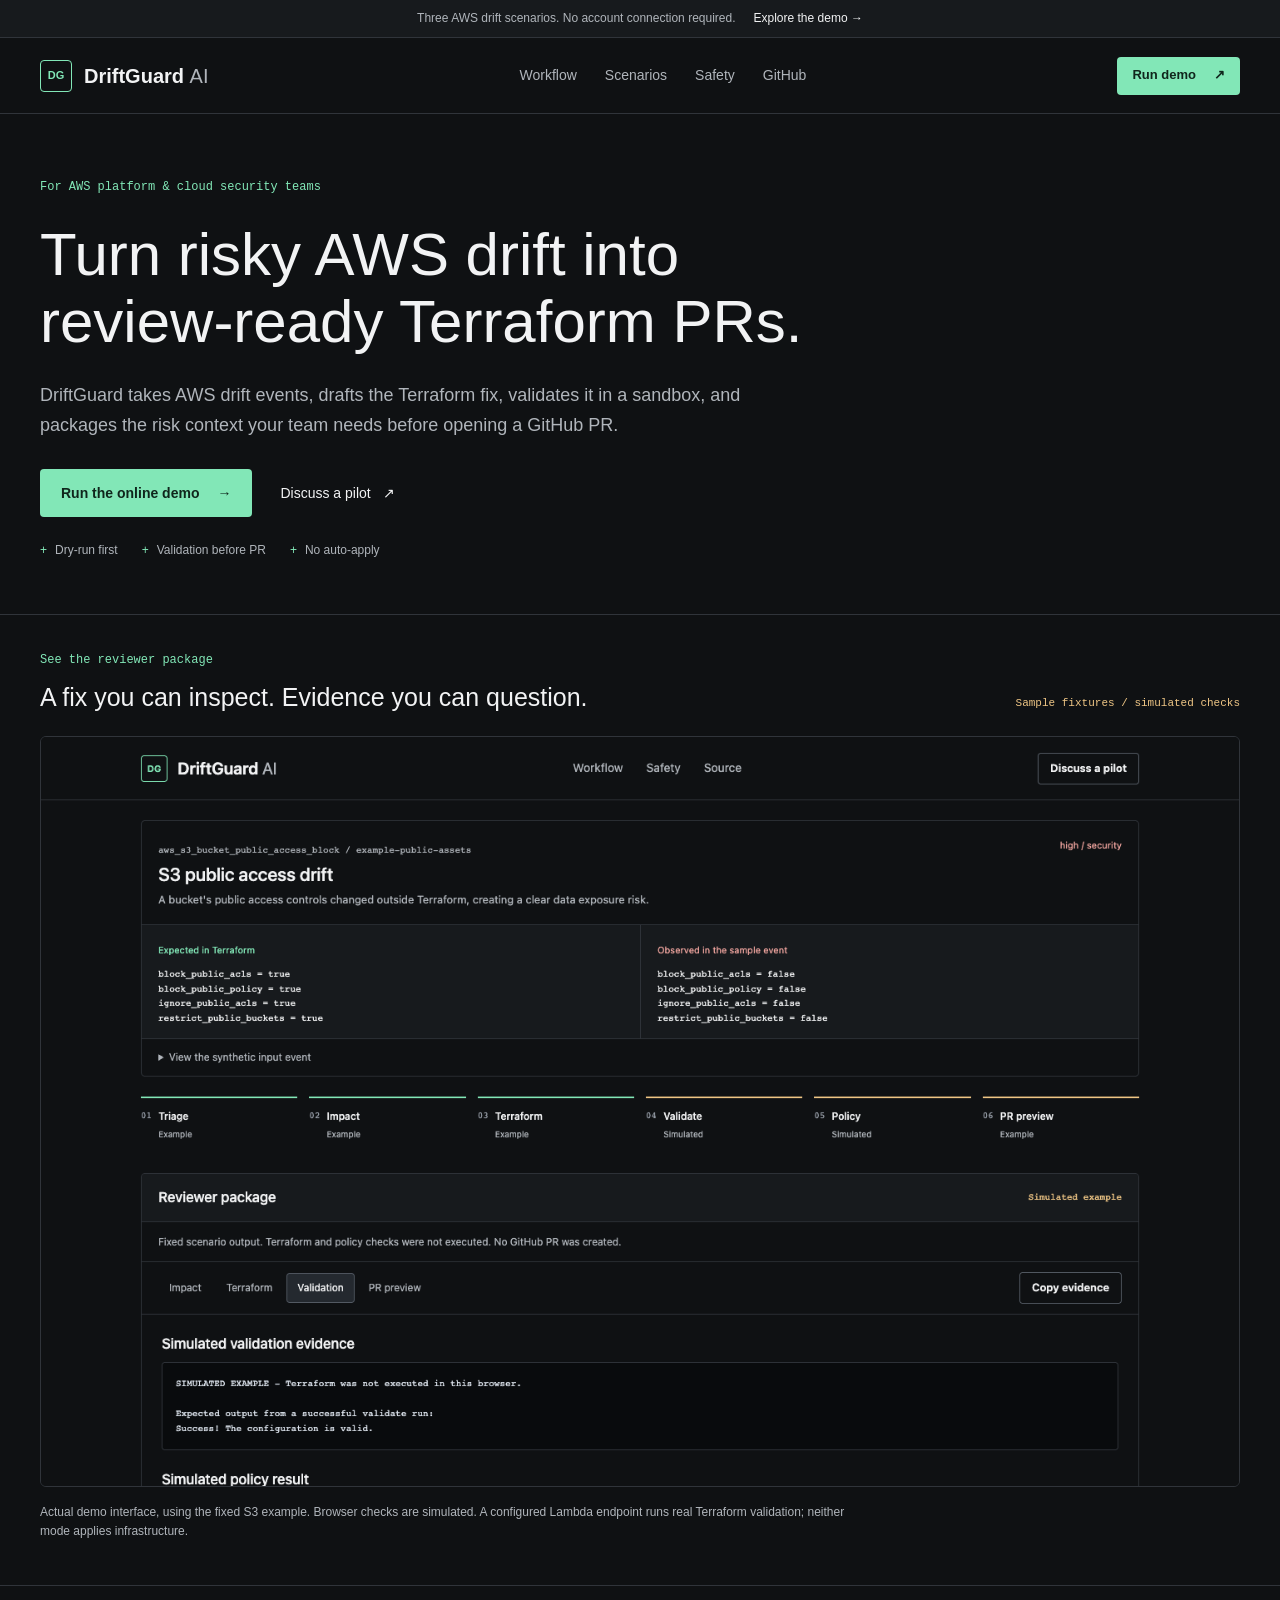
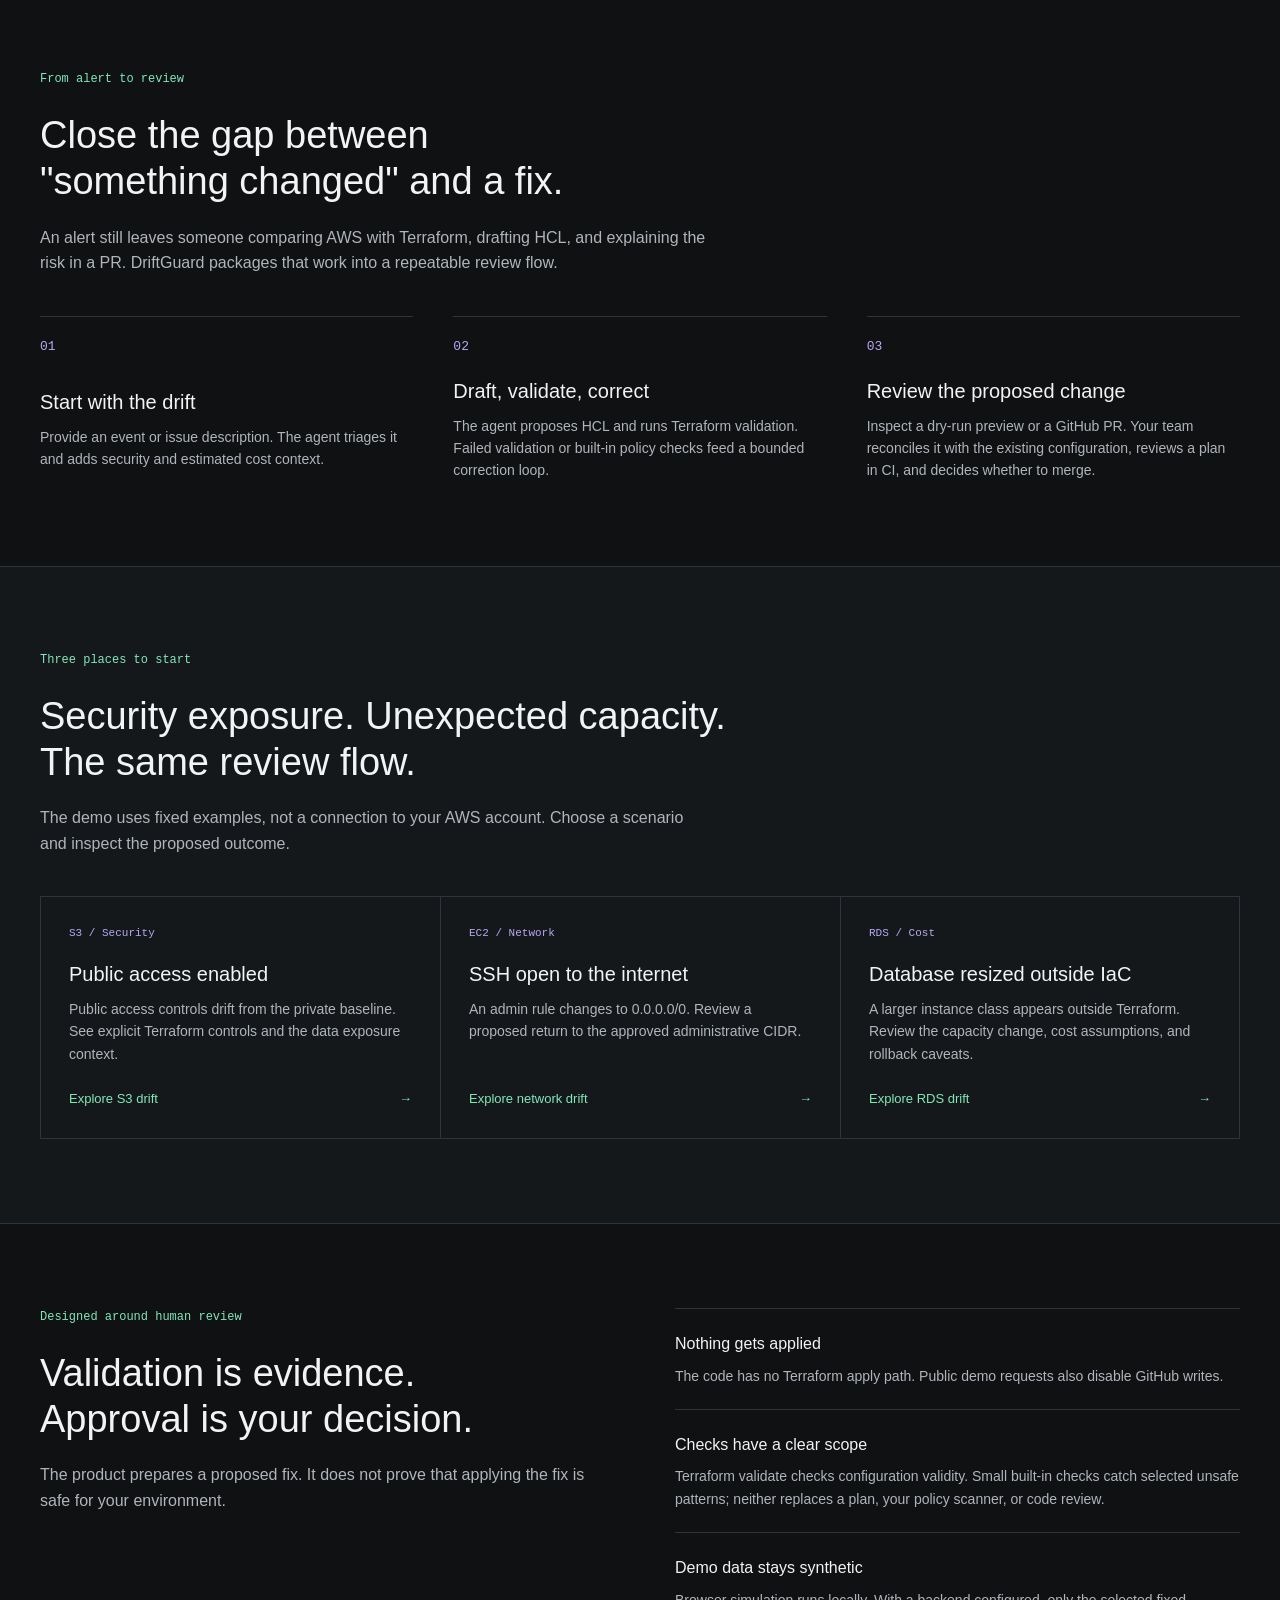
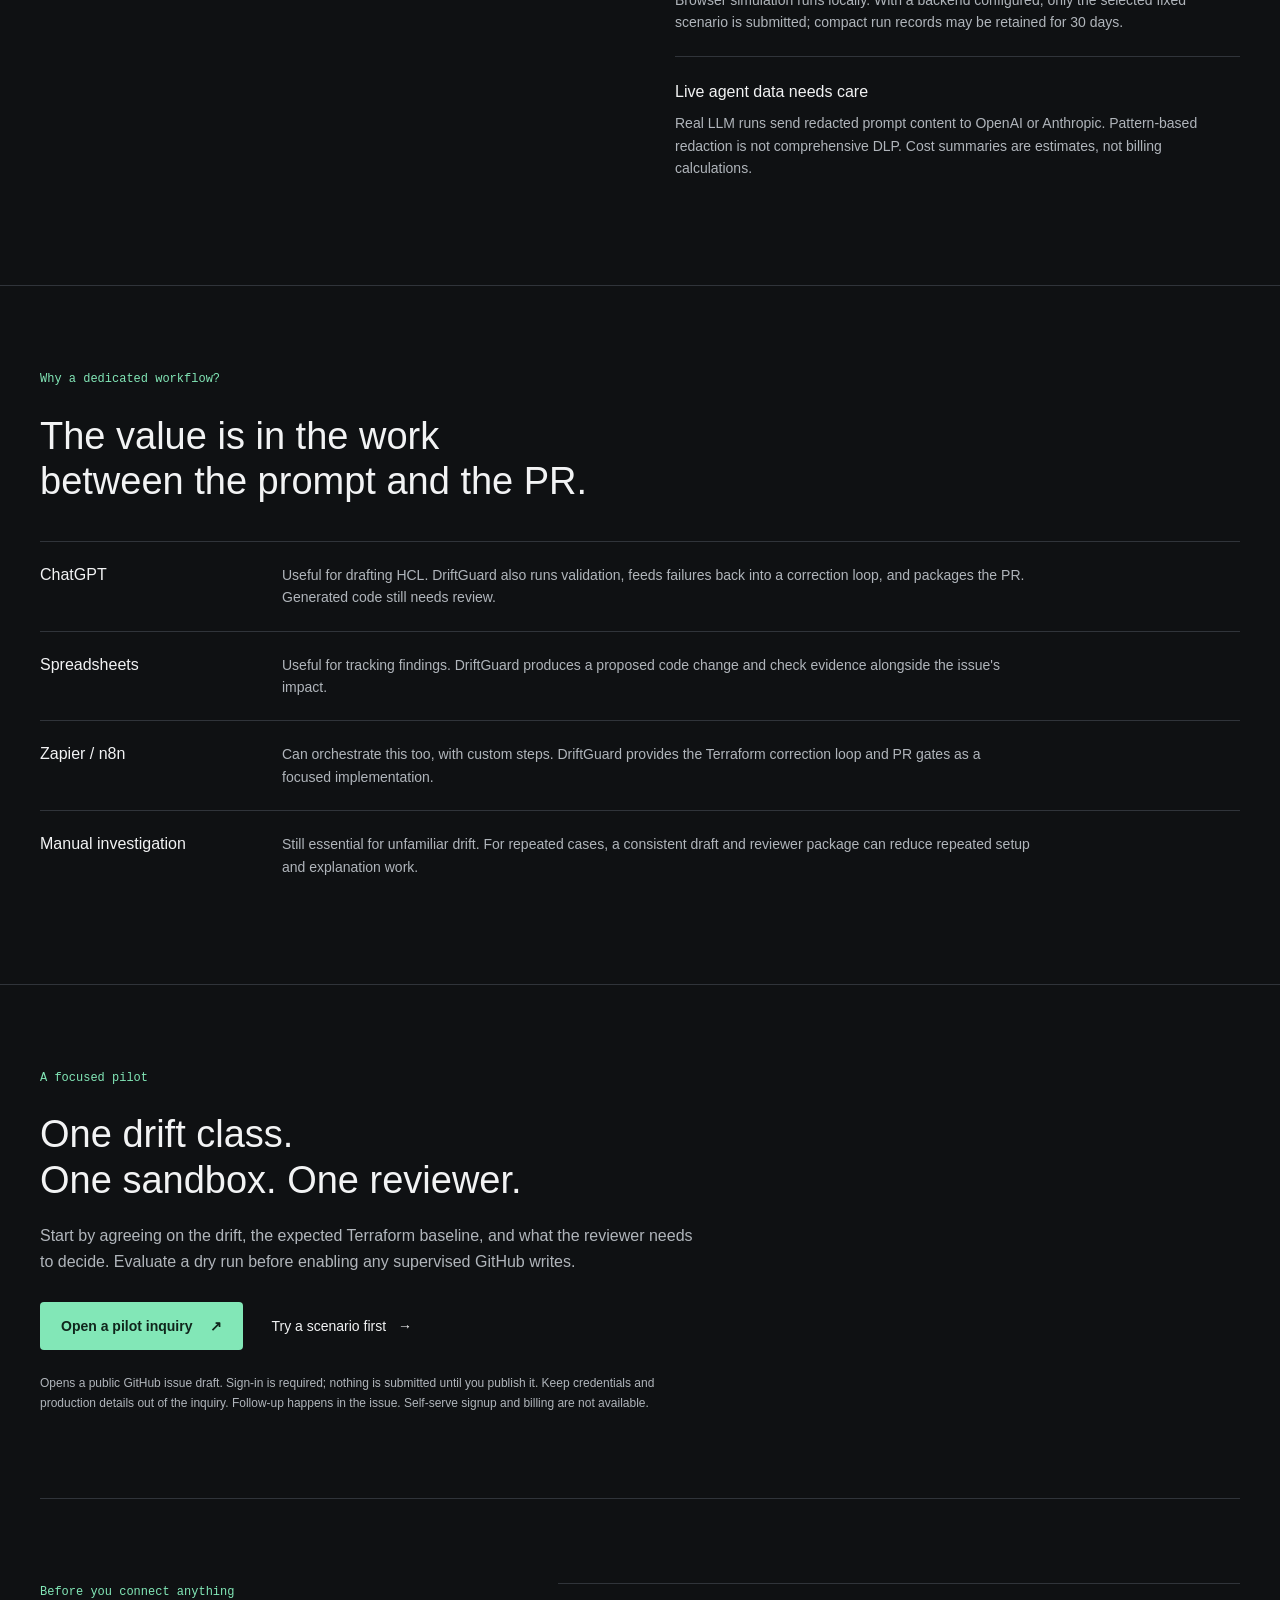
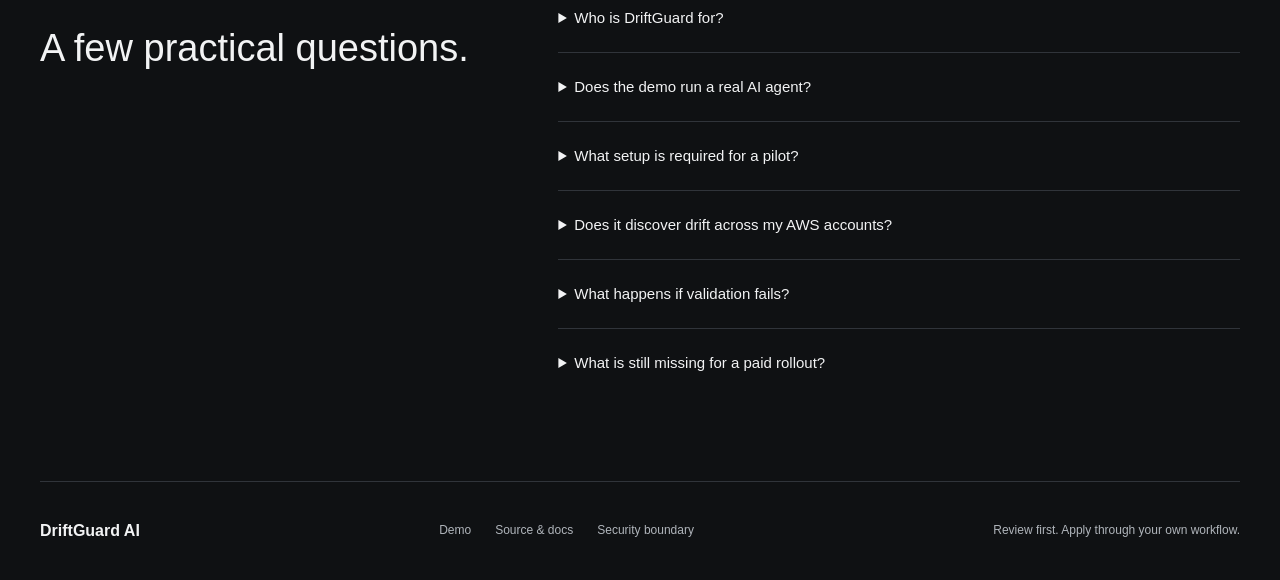
<file: site/index.html>
<!doctype html>
<html lang="en">
  <head>
    <meta charset="utf-8" />
    <meta name="viewport" content="width=device-width, initial-scale=1" />
    <title>DriftGuard AI | Review-ready Terraform fixes for AWS drift</title>
    <meta name="description" content="For AWS platform and cloud security teams: turn drift events into Terraform fixes, validation evidence, and GitHub PR previews. Your team stays in control." />
    <link rel="icon" href="./assets/favicon.svg" />
    <link rel="stylesheet" href="./styles.css" />
    <script src="./scenarios.js" defer></script>
    <script src="./demo-core.js" defer></script>
    <script src="./scripts.js" defer></script>
  </head>
  <body class="landing-page">
    <a class="skip-link" href="#main">Skip to content</a>
    <div class="announcement"><span>Three AWS drift scenarios. No account connection required.</span><a href="./demo.html">Explore the demo <span aria-hidden="true">&#8594;</span></a></div>
    <header class="site-header">
      <a class="brand" href="./index.html" aria-label="DriftGuard AI home"><span class="brand-mark" aria-hidden="true">DG</span><span>DriftGuard <span class="brand-ai">AI</span></span></a>
      <nav class="nav-links" aria-label="Primary navigation"><a href="#workflow">Workflow</a><a href="#scenarios">Scenarios</a><a href="#trust">Safety</a><a href="https://github.com/manynames3/driftguard-ai">GitHub</a></nav>
      <a class="button small primary" href="./demo.html">Run demo <span aria-hidden="true">&#8599;</span></a>
    </header>

    <main id="main">
      <section class="hero" aria-labelledby="hero-heading">
        <div class="page-width">
          <p class="eyebrow">For AWS platform &amp; cloud security teams</p>
          <h1 id="hero-heading">Turn risky AWS drift into<br class="desktop-break" /> review-ready Terraform PRs.</h1>
          <p class="hero-copy">DriftGuard takes AWS drift events, drafts the Terraform fix, validates it in a sandbox, and packages the risk context your team needs before opening a GitHub PR.</p>
          <div class="hero-actions"><a class="button primary" href="./demo.html">Run the online demo <span aria-hidden="true">&#8594;</span></a><a class="text-link" href="#access">Discuss a pilot <span aria-hidden="true">&#8599;</span></a></div>
          <ul class="assurances" aria-label="Safety boundaries"><li>Dry-run first</li><li>Validation before PR</li><li>No auto-apply</li></ul>
        </div>
      </section>

      <section id="proof" class="product-evidence" aria-labelledby="proof-heading">
        <div class="page-width">
          <div class="evidence-heading"><div><p class="eyebrow">See the reviewer package</p><h2 id="proof-heading">A fix you can inspect. Evidence you can question.</h2></div><span class="mode-label">Sample fixtures / simulated checks</span></div>
          <a class="product-screenshot" href="./demo.html?scenario=s3" aria-label="Open the S3 drift demo"><img src="./assets/demo-evidence.png" width="1440" height="900" fetchpriority="high" alt="DriftGuard demo showing the expected and observed S3 drift controls with explicitly simulated validation evidence." /></a>
          <p class="caption">Actual demo interface, using the fixed S3 example. Browser checks are simulated. A configured Lambda endpoint runs real Terraform validation; neither mode applies infrastructure.</p>
        </div>
      </section>

      <section id="workflow" class="section page-width" aria-labelledby="workflow-heading">
        <div class="section-intro"><p class="eyebrow">From alert to review</p><h2 id="workflow-heading">Close the gap between<br />"something changed" and a fix.</h2><p>An alert still leaves someone comparing AWS with Terraform, drafting HCL, and explaining the risk in a PR. DriftGuard packages that work into a repeatable review flow.</p></div>
        <ol class="workflow-list">
          <li><span class="step-number">01</span><div><h3>Start with the drift</h3><p>Provide an event or issue description. The agent triages it and adds security and estimated cost context.</p></div></li>
          <li><span class="step-number">02</span><div><h3>Draft, validate, correct</h3><p>The agent proposes HCL and runs Terraform validation. Failed validation or built-in policy checks feed a bounded correction loop.</p></div></li>
          <li><span class="step-number">03</span><div><h3>Review the proposed change</h3><p>Inspect a dry-run preview or a GitHub PR. Your team reconciles it with the existing configuration, reviews a plan in CI, and decides whether to merge.</p></div></li>
        </ol>
      </section>

      <section id="scenarios" class="section scenario-section" aria-labelledby="scenarios-heading">
        <div class="page-width"><div class="section-intro"><p class="eyebrow">Three places to start</p><h2 id="scenarios-heading">Security exposure. Unexpected capacity. The same review flow.</h2><p>The demo uses fixed examples, not a connection to your AWS account. Choose a scenario and inspect the proposed outcome.</p></div>
          <div class="scenario-grid">
            <a class="scenario-item" href="./demo.html?scenario=s3"><span class="scenario-type">S3 / Security</span><h3>Public access enabled</h3><p>Public access controls drift from the private baseline. See explicit Terraform controls and the data exposure context.</p><span class="scenario-link">Explore S3 drift <span aria-hidden="true">&#8594;</span></span></a>
            <a class="scenario-item" href="./demo.html?scenario=security-group"><span class="scenario-type">EC2 / Network</span><h3>SSH open to the internet</h3><p>An admin rule changes to 0.0.0.0/0. Review a proposed return to the approved administrative CIDR.</p><span class="scenario-link">Explore network drift <span aria-hidden="true">&#8594;</span></span></a>
            <a class="scenario-item" href="./demo.html?scenario=rds"><span class="scenario-type">RDS / Cost</span><h3>Database resized outside IaC</h3><p>A larger instance class appears outside Terraform. Review the capacity change, cost assumptions, and rollback caveats.</p><span class="scenario-link">Explore RDS drift <span aria-hidden="true">&#8594;</span></span></a>
          </div>
        </div>
      </section>

      <section id="trust" class="section page-width trust-section" aria-labelledby="trust-heading">
        <div class="section-intro"><p class="eyebrow">Designed around human review</p><h2 id="trust-heading">Validation is evidence.<br />Approval is your decision.</h2><p>The product prepares a proposed fix. It does not prove that applying the fix is safe for your environment.</p></div>
        <dl class="trust-list">
          <div><dt>Nothing gets applied</dt><dd>The code has no Terraform apply path. Public demo requests also disable GitHub writes.</dd></div>
          <div><dt>Checks have a clear scope</dt><dd>Terraform validate checks configuration validity. Small built-in checks catch selected unsafe patterns; neither replaces a plan, your policy scanner, or code review.</dd></div>
          <div><dt>Demo data stays synthetic</dt><dd>Browser simulation runs locally. With a backend configured, only the selected fixed scenario is submitted; compact run records may be retained for 30 days.</dd></div>
          <div><dt>Live agent data needs care</dt><dd>Real LLM runs send redacted prompt content to OpenAI or Anthropic. Pattern-based redaction is not comprehensive DLP. Cost summaries are estimates, not billing calculations.</dd></div>
        </dl>
      </section>

      <section class="section comparison-section" aria-labelledby="comparison-heading"><div class="page-width">
        <div class="section-intro"><p class="eyebrow">Why a dedicated workflow?</p><h2 id="comparison-heading">The value is in the work<br />between the prompt and the PR.</h2></div>
        <div class="comparison-list">
          <div><h3>ChatGPT</h3><p>Useful for drafting HCL. DriftGuard also runs validation, feeds failures back into a correction loop, and packages the PR. Generated code still needs review.</p></div>
          <div><h3>Spreadsheets</h3><p>Useful for tracking findings. DriftGuard produces a proposed code change and check evidence alongside the issue's impact.</p></div>
          <div><h3>Zapier / n8n</h3><p>Can orchestrate this too, with custom steps. DriftGuard provides the Terraform correction loop and PR gates as a focused implementation.</p></div>
          <div><h3>Manual investigation</h3><p>Still essential for unfamiliar drift. For repeated cases, a consistent draft and reviewer package can reduce repeated setup and explanation work.</p></div>
        </div>
      </div></section>

      <section id="access" class="section page-width access-section" aria-labelledby="access-heading">
        <p class="eyebrow">A focused pilot</p><h2 id="access-heading">One drift class.<br />One sandbox. One reviewer.</h2><p>Start by agreeing on the drift, the expected Terraform baseline, and what the reviewer needs to decide. Evaluate a dry run before enabling any supervised GitHub writes.</p>
        <div class="access-actions"><a class="button primary" data-pilot-link href="https://github.com/manynames3/driftguard-ai/issues/new?title=Pilot%20inquiry">Open a pilot inquiry <span aria-hidden="true">&#8599;</span></a><a class="text-link" href="./demo.html">Try a scenario first <span aria-hidden="true">&#8594;</span></a></div>
        <p class="form-note">Opens a public GitHub issue draft. Sign-in is required; nothing is submitted until you publish it. Keep credentials and production details out of the inquiry. Follow-up happens in the issue. Self-serve signup and billing are not available.</p>
      </section>

      <section class="section page-width faq-section" aria-labelledby="faq-heading"><div><p class="eyebrow">Before you connect anything</p><h2 id="faq-heading">A few practical questions.</h2></div><div class="faq-list">
        <details><summary>Who is DriftGuard for?</summary><p>AWS platform and cloud security engineers using Terraform and GitHub. The strongest fit is a team with recurring drift and an existing infrastructure review process.</p></details>
        <details><summary>Does the demo run a real AI agent?</summary><p>The three scenarios use fixed responses. Browser mode simulates checks. If the optional Lambda endpoint is configured, it runs the LangGraph workflow with mock LLM responses and real Terraform validation. Live CLI runs can use OpenAI or Anthropic.</p></details>
        <details><summary>What setup is required for a pilot?</summary><p>The online demo needs no keys. Real agent runs need Python, Terraform, an approved LLM model and API key, and scoped GitHub access if PR creation is enabled. The proposed file must be reconciled with your existing Terraform and state.</p></details>
        <details><summary>Does it discover drift across my AWS accounts?</summary><p>No hosted discovery is provided today. The agent accepts a supplied event or issue description. The public demo only accepts its three fixed scenarios.</p></details>
        <details><summary>What happens if validation fails?</summary><p>The agent can retry within a configured correction limit. Persistent failures block PR creation. The demo displays blocked results and returned errors; a failed backend request never becomes a simulated success without your choice.</p></details>
        <details><summary>What is still missing for a paid rollout?</summary><p>Tenant authentication, private onboarding, production event ingestion, repository-aware patches, broader policy coverage, customer-accessible audit history, and billing. The current scope is a supervised evaluation.</p></details>
      </div></section>
    </main>
    <footer class="site-footer page-width"><a class="brand" href="./index.html">DriftGuard AI</a><div><a href="./demo.html">Demo</a><a href="https://github.com/manynames3/driftguard-ai">Source &amp; docs</a><a href="https://github.com/manynames3/driftguard-ai/blob/main/SECURITY.md">Security boundary</a></div><span>Review first. Apply through your own workflow.</span></footer>
  </body>
</html>
</file>
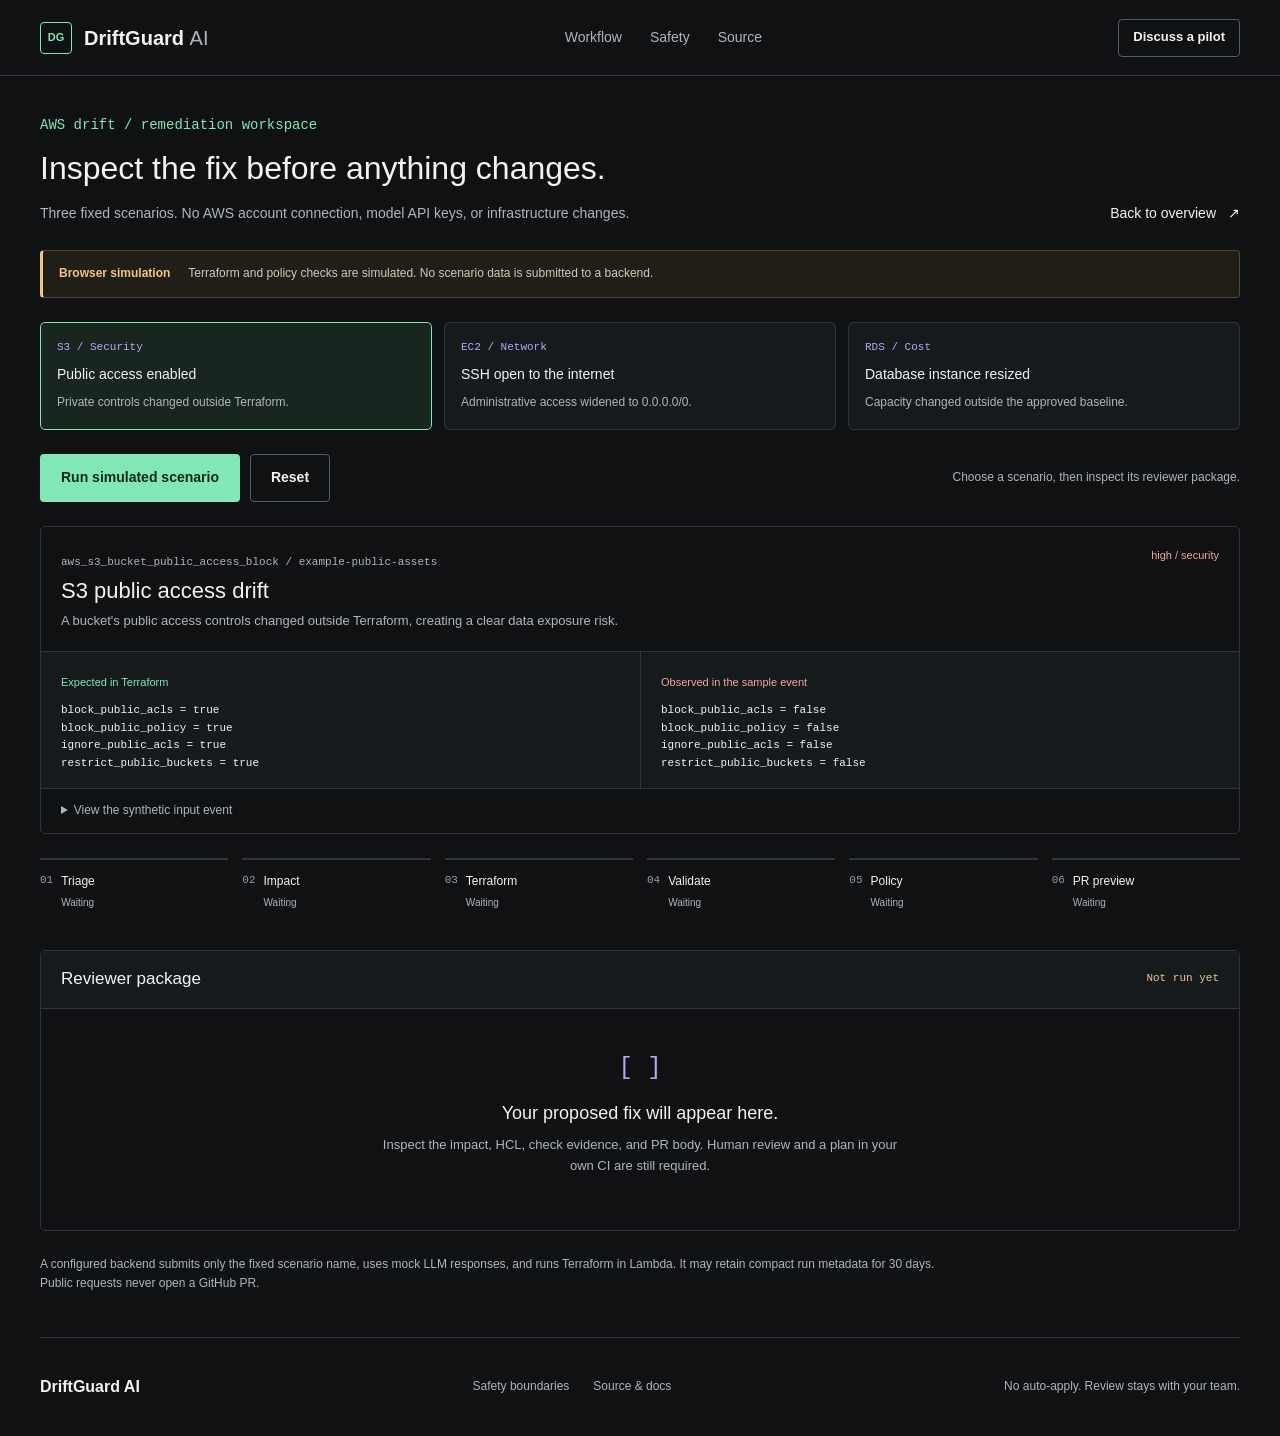
<file: site/demo.html>
<!doctype html>
<html lang="en">
  <head>
    <meta charset="utf-8" />
    <meta name="viewport" content="width=device-width, initial-scale=1" />
    <title>DriftGuard AI Demo | Inspect AWS drift remediation</title>
    <meta name="description" content="Inspect three fixed AWS drift scenarios, compare the proposed Terraform fix, and see clearly labeled simulated or backend validation evidence." />
    <link rel="icon" href="./assets/favicon.svg" />
    <link rel="stylesheet" href="./styles.css" />
    <script src="./demo-config.js" defer></script>
    <script src="./scenarios.js" defer></script>
    <script src="./demo-core.js" defer></script>
    <script src="./demo.js" defer></script>
  </head>
  <body class="demo-page">
    <a class="skip-link" href="#demo-runner">Skip to demo</a>
    <header class="site-header">
      <a class="brand" href="./index.html" aria-label="DriftGuard AI home"><span class="brand-mark" aria-hidden="true">DG</span><span>DriftGuard <span class="brand-ai">AI</span></span></a>
      <nav class="nav-links" aria-label="Demo navigation"><a href="./index.html#workflow">Workflow</a><a href="./index.html#trust">Safety</a><a href="https://github.com/manynames3/driftguard-ai">Source</a></nav>
      <a class="button small secondary" href="./index.html#access">Discuss a pilot</a>
    </header>

    <main id="demo-runner" class="demo-workspace page-width">
      <div class="demo-heading"><div><p class="eyebrow">AWS drift / remediation workspace</p><h1>Inspect the fix before anything changes.</h1><p>Three fixed scenarios. No AWS account connection, model API keys, or infrastructure changes.</p></div><a class="text-link" href="./index.html">Back to overview <span aria-hidden="true">&#8599;</span></a></div>
      <div class="mode-banner" data-mode-banner><strong data-mode-label>Browser simulation</strong><p data-backend-status>Terraform and policy checks are simulated. No scenario data is submitted to a backend.</p></div>
      <noscript><p class="error-note">This demo needs JavaScript to display fixtures and run scenarios. The source and setup instructions are available on GitHub.</p></noscript>

      <div class="scenario-selector" role="group" aria-label="Choose a drift scenario">
        <button class="scenario-card is-active" type="button" data-scenario-key="s3" aria-pressed="true"><span class="scenario-type">S3 / Security</span><strong>Public access enabled</strong><span>Private controls changed outside Terraform.</span></button>
        <button class="scenario-card" type="button" data-scenario-key="security-group" aria-pressed="false"><span class="scenario-type">EC2 / Network</span><strong>SSH open to the internet</strong><span>Administrative access widened to 0.0.0.0/0.</span></button>
        <button class="scenario-card" type="button" data-scenario-key="rds" aria-pressed="false"><span class="scenario-type">RDS / Cost</span><strong>Database instance resized</strong><span>Capacity changed outside the approved baseline.</span></button>
      </div>

      <div class="run-controls"><div class="demo-actions"><button class="button primary" type="button" data-run-demo>Run simulated scenario <span aria-hidden="true">&#8594;</span></button><button class="button secondary" type="button" data-reset-demo>Reset</button></div><p data-run-status role="status" aria-live="polite">Choose a scenario, then inspect its reviewer package.</p></div>

      <section class="drift-context" aria-labelledby="scenario-heading">
        <div class="context-heading"><div><span class="context-resource" data-resource></span><h2 id="scenario-heading" data-scenario-title>S3 public access drift</h2><p data-scenario-description></p></div><span class="severity-label" data-severity></span></div>
        <div class="drift-comparison"><div><span>Expected in Terraform</span><pre data-expected></pre></div><div><span>Observed in the sample event</span><pre data-actual></pre></div></div>
        <details class="event-details"><summary>View the synthetic input event</summary><pre><code data-event-json></code></pre></details>
      </section>

      <ol class="status-rail" aria-label="Run progress">
        <li data-step="triage"><span>01</span><strong>Triage</strong><small>Waiting</small></li>
        <li data-step="impact"><span>02</span><strong>Impact</strong><small>Waiting</small></li>
        <li data-step="remediate"><span>03</span><strong>Terraform</strong><small>Waiting</small></li>
        <li data-step="validate"><span>04</span><strong>Validate</strong><small>Waiting</small></li>
        <li data-step="policy"><span>05</span><strong>Policy</strong><small>Waiting</small></li>
        <li data-step="pr"><span>06</span><strong>PR preview</strong><small>Waiting</small></li>
      </ol>

      <section class="run-result" aria-labelledby="result-heading" aria-busy="false" data-results>
        <div class="result-heading"><h2 id="result-heading">Reviewer package</h2><span class="mode-label" data-result-mode>Not run yet</span></div>
        <div class="empty-output" data-empty><span class="empty-symbol" aria-hidden="true">[ ]</span><h3>Your proposed fix will appear here.</h3><p>Inspect the impact, HCL, check evidence, and PR body. Human review and a plan in your own CI are still required.</p></div>
        <div class="error-output" data-error hidden role="alert"></div>
        <div data-result-content hidden>
          <p class="result-summary" data-result-summary></p>
          <div class="evidence-toolbar"><div class="evidence-views" role="group" aria-label="Evidence views"><button type="button" data-view="impact" aria-pressed="true">Impact</button><button type="button" data-view="terraform" aria-pressed="false">Terraform</button><button type="button" data-view="validation" aria-pressed="false">Validation</button><button type="button" data-view="pr" aria-pressed="false">PR preview</button></div><button class="button small secondary" type="button" data-copy-evidence>Copy evidence</button></div>
          <div class="evidence-body" data-evidence-body></div>
          <div class="review-boundary"><strong>Before this becomes a production change</strong><p>Reconcile the proposal with existing resources and state. Review a Terraform plan, your organization's policies, and operational impact. The RDS sample is a standalone fixture, not a safe rollback for a production database.</p></div>
          <div class="after-run"><div><h3>Evaluate one real drift class with your team.</h3><p>A pilot starts with a sandbox and an agreed baseline.</p></div><a class="button secondary" data-pilot-link href="https://github.com/manynames3/driftguard-ai/issues/new?title=Pilot%20inquiry">Discuss this scenario <span aria-hidden="true">&#8599;</span></a></div><p class="form-note">Opens a public GitHub issue draft. Do not include credentials, private repository links, account IDs, or production data. No signup or payment is created.</p>
        </div>
      </section>
      <p class="workspace-footnote">A configured backend submits only the fixed scenario name, uses mock LLM responses, and runs Terraform in Lambda. It may retain compact run metadata for 30 days. Public requests never open a GitHub PR.</p>
    </main>
    <footer class="site-footer page-width"><a class="brand" href="./index.html">DriftGuard AI</a><div><a href="./index.html#trust">Safety boundaries</a><a href="https://github.com/manynames3/driftguard-ai">Source &amp; docs</a></div><span>No auto-apply. Review stays with your team.</span></footer>
  </body>
</html>
</file>
<file: site/styles.css>
:root {
  color-scheme: dark;
  --bg: #0f1113;
  --surface: #171a1d;
  --ink: #f2f3f4;
  --muted: #b0b5bb;
  --line: #30343a;
  --accent: #82e7b7;
  --accent-ink: #10261c;
  --amber: #efc685;
  --violet: #b9a6f3;
  --risk: #f2a6a0;
}
* { box-sizing: border-box; }
html { scroll-behavior: smooth; scroll-padding-top: 90px; }
body { margin: 0; background: var(--bg); color: var(--ink); font-family: -apple-system, BlinkMacSystemFont, "Segoe UI", sans-serif; line-height: 1.6; letter-spacing: 0; }
a { color: inherit; text-decoration: none; }
button { font: inherit; cursor: pointer; }
button:disabled { cursor: wait; opacity: 0.65; }
[hidden] { display: none !important; }
h1, h2, h3, p { margin-top: 0; }
h1, h2, h3 { font-weight: 500; letter-spacing: 0; }
h1 { margin-bottom: 24px; font-size: 60px; line-height: 1.12; }
h2 { margin-bottom: 20px; font-size: 38px; line-height: 1.2; }
h3 { margin-bottom: 10px; font-size: 20px; line-height: 1.35; }
p { color: var(--muted); }
pre, code { font-family: "SFMono-Regular", Consolas, "Liberation Mono", monospace; }
pre { margin: 0; }
:focus-visible { outline: 2px solid var(--accent); outline-offset: 5px; }
.skip-link { position: fixed; left: 20px; top: -100px; z-index: 100; padding: 12px 20px; background: var(--accent); color: var(--accent-ink); }
.skip-link:focus { top: 12px; }
.page-width { width: min(1200px, calc(100% - 64px)); margin-inline: auto; }
.announcement { display: flex; justify-content: center; align-items: center; gap: 18px; min-height: 38px; padding: 8px 24px; border-bottom: 1px solid var(--line); background: #171a1d; font-size: 12px; color: var(--muted); }
.announcement a { color: var(--ink); white-space: nowrap; }
.site-header { position: sticky; top: 0; z-index: 30; display: flex; justify-content: space-between; align-items: center; gap: 24px; min-height: 76px; padding: 14px max(32px, calc((100% - 1200px) / 2)); border-bottom: 1px solid var(--line); background: var(--bg); }
.brand { display: inline-flex; align-items: center; gap: 12px; flex-shrink: 0; font-size: 20px; font-weight: 600; }
.brand-mark { display: grid; place-items: center; width: 32px; height: 32px; border: 1px solid var(--accent); border-radius: 4px; color: var(--accent); font-size: 11px; }
.brand-ai { color: var(--muted); font-weight: 400; }
.nav-links { display: flex; gap: 28px; color: var(--muted); font-size: 14px; }
.nav-links a:hover, .site-footer a:hover, .text-link:hover { color: var(--accent); }
.button { display: inline-flex; justify-content: center; align-items: center; gap: 18px; min-height: 48px; padding: 10px 20px; border: 1px solid transparent; border-radius: 4px; font-size: 14px; font-weight: 600; line-height: 1.45; }
.button.primary { background: var(--accent); color: var(--accent-ink); }
.button.primary:hover { background: #a3edcb; }
.button.secondary { border-color: #555c65; background: transparent; color: var(--ink); }
.button.secondary:hover { border-color: var(--muted); background: var(--surface); }
.button.small { min-height: 38px; padding: 8px 14px; font-size: 13px; }
.text-link { display: inline-flex; gap: 12px; align-items: center; color: var(--ink); font-size: 14px; }
.eyebrow { margin: 0 0 24px; color: var(--accent); font-family: "SFMono-Regular", Consolas, monospace; font-size: 12px; font-weight: 400; letter-spacing: 0; }
.hero { padding: 64px 0 54px; border-bottom: 1px solid var(--line); }
.hero h1 { max-width: 1140px; }
.hero-copy { max-width: 770px; margin-bottom: 0; font-size: 18px; line-height: 1.7; }
.hero-actions, .access-actions { display: flex; align-items: center; gap: 28px; margin: 28px 0 24px; }
.assurances { display: flex; flex-wrap: wrap; gap: 24px; margin: 0; padding: 0; list-style: none; color: var(--muted); font-size: 12px; }
.assurances li::before { content: "+"; margin-right: 8px; color: var(--accent); }
.product-evidence { padding: 36px 0 44px; border-bottom: 1px solid var(--line); }
.evidence-heading { display: flex; justify-content: space-between; align-items: end; gap: 24px; margin-bottom: 24px; }
.evidence-heading .eyebrow { margin-bottom: 12px; }
.evidence-heading h2 { margin: 0; font-size: 25px; }
.mode-label { color: var(--amber); font-family: "SFMono-Regular", Consolas, monospace; font-size: 11px; }
.product-screenshot { display: block; }
.product-screenshot img { display: block; width: 100%; height: auto; border: 1px solid var(--line); border-radius: 6px; }
.caption { max-width: 830px; margin: 16px 0 0; font-size: 12px; line-height: 1.6; }
.section { padding-block: 84px; }
.section-intro { max-width: 760px; }
.section-intro > p:last-child { max-width: 670px; margin-bottom: 0; font-size: 16px; }
.workflow-list { display: grid; grid-template-columns: repeat(3, minmax(0, 1fr)); gap: 40px; margin: 40px 0 0; padding: 0; list-style: none; }
.workflow-list li { display: grid; gap: 20px; padding-top: 20px; border-top: 1px solid var(--line); }
.workflow-list p { margin-bottom: 0; font-size: 14px; }
.step-number { color: var(--violet); font-family: "SFMono-Regular", Consolas, monospace; font-size: 13px; }
.scenario-section { border-block: 1px solid var(--line); background: #15181b; }
.scenario-grid { display: grid; grid-template-columns: repeat(3, minmax(0, 1fr)); margin-top: 40px; }
.scenario-item { display: flex; flex-direction: column; align-items: start; padding: 28px; border: 1px solid var(--line); border-right-width: 0; }
.scenario-item:last-child { border-right-width: 1px; }
.scenario-item:hover { background: #1d2226; }
.scenario-type { color: var(--violet); font-family: "SFMono-Regular", Consolas, monospace; font-size: 11px; }
.scenario-item h3 { margin-top: 18px; }
.scenario-item p { margin-bottom: 24px; font-size: 14px; }
.scenario-link { display: flex; justify-content: space-between; gap: 20px; width: 100%; margin-top: auto; color: var(--accent); font-size: 13px; }
.trust-section { display: grid; grid-template-columns: 1fr 1fr; gap: 70px; }
.trust-list { margin: 0; }
.trust-list > div { padding: 22px 0; border-top: 1px solid var(--line); }
.trust-list dt { margin-bottom: 8px; font-weight: 500; }
.trust-list dd { margin: 0; color: var(--muted); font-size: 14px; }
.comparison-section { border-block: 1px solid var(--line); }
.comparison-list { margin-top: 36px; }
.comparison-list > div { display: grid; grid-template-columns: 210px minmax(0, 1fr); gap: 32px; padding: 22px 0; border-top: 1px solid var(--line); }
.comparison-list h3 { margin: 0; font-size: 16px; }
.comparison-list p { max-width: 750px; margin: 0; font-size: 14px; }
.access-section { border-bottom: 1px solid var(--line); }
.access-section > p:not(.eyebrow) { max-width: 660px; }
.form-note { margin-bottom: 0; max-width: 700px; font-size: 12px; line-height: 1.65; }
.faq-section { display: grid; grid-template-columns: 0.8fr 1.2fr; gap: 64px; }
.faq-list details { padding: 22px 0; border-top: 1px solid var(--line); }
summary { cursor: pointer; font-size: 15px; }
details p { margin: 16px 0 0; font-size: 14px; }
.site-footer { display: flex; flex-wrap: wrap; align-items: center; justify-content: space-between; gap: 28px; padding-block: 36px; border-top: 1px solid var(--line); font-size: 12px; color: var(--muted); }
.site-footer .brand { color: var(--ink); font-size: 16px; }
.site-footer > div { display: flex; flex-wrap: wrap; gap: 24px; }

/* The demo uses the same tokens as the homepage, with a denser work surface. */
.demo-workspace { padding-top: 38px; padding-bottom: 44px; }
.demo-heading { display: flex; justify-content: space-between; align-items: end; gap: 32px; margin-bottom: 26px; }
.demo-heading .eyebrow { margin-bottom: 12px; }
.demo-heading h1 { margin-bottom: 12px; font-size: 32px; line-height: 1.3; }
.demo-heading p { margin: 0; font-size: 14px; }
.demo-heading .text-link { flex-shrink: 0; }
.mode-banner { display: grid; grid-template-columns: auto minmax(0, 1fr); align-items: start; gap: 18px; padding: 13px 16px; border: 1px solid #514531; border-left: 3px solid var(--amber); border-radius: 4px; background: #211e18; }
.mode-banner strong { color: var(--amber); font-size: 12px; }
.mode-banner p { margin: 0; color: #d4c8b2; font-size: 12px; }
.mode-banner[data-state="backend"] { background: #142019; border-color: #304e3b; border-left-color: var(--accent); }
.mode-banner[data-state="backend"] strong, .mode-banner[data-state="backend"] p { color: var(--accent); }
.scenario-selector { display: grid; grid-template-columns: repeat(3, minmax(0, 1fr)); gap: 12px; margin-block: 24px; }
.scenario-card { display: grid; align-content: start; gap: 7px; min-height: 108px; padding: 16px; border: 1px solid var(--line); border-radius: 5px; background: var(--surface); color: var(--ink); text-align: left; }
.scenario-card strong { font-size: 14px; font-weight: 500; }
.scenario-card > span:last-child { color: var(--muted); font-size: 12px; }
.scenario-card:hover { border-color: #747e89; }
.scenario-card.is-active { border-color: var(--accent); background: #19251f; }
.drift-context { border: 1px solid var(--line); border-radius: 5px; overflow: hidden; }
.context-heading { display: flex; align-items: start; justify-content: space-between; gap: 24px; padding: 20px; }
.context-resource { color: var(--muted); font-family: "SFMono-Regular", Consolas, monospace; font-size: 11px; overflow-wrap: anywhere; }
.context-heading h2 { margin: 6px 0; font-size: 22px; }
.context-heading p { max-width: 800px; margin: 0; font-size: 13px; }
.severity-label { white-space: nowrap; color: var(--amber); font-size: 11px; }
.severity-label[data-severity="critical"], .severity-label[data-severity="high"] { color: var(--risk); }
.drift-comparison { display: grid; grid-template-columns: repeat(2, minmax(0, 1fr)); background: var(--surface); border-block: 1px solid var(--line); }
.drift-comparison > div { min-width: 0; padding: 16px 20px; }
.drift-comparison > div + div { border-left: 1px solid var(--line); }
.drift-comparison span { color: var(--accent); font-size: 11px; }
.drift-comparison > div + div span { color: var(--risk); }
.drift-comparison pre { margin-top: 8px; color: var(--ink); font-size: 11px; line-height: 1.6; white-space: pre-wrap; overflow-wrap: anywhere; }
.event-details { padding: 12px 20px; }
.event-details summary { color: var(--muted); font-size: 12px; }
.event-details pre { max-height: 320px; overflow: auto; margin-top: 16px; font-size: 11px; }
.run-controls { display: flex; align-items: center; justify-content: space-between; gap: 24px; margin-block: 24px; }
.demo-actions { display: flex; gap: 10px; flex-shrink: 0; }
.run-controls p { margin: 0; font-size: 12px; }
.status-rail { display: grid; grid-template-columns: repeat(6, minmax(0, 1fr)); gap: 14px; margin: 24px 0; padding: 0; list-style: none; }
.status-rail li { display: grid; grid-template-columns: auto 1fr; gap: 4px 8px; align-content: start; min-height: 68px; padding-top: 12px; border-top: 2px solid var(--line); }
.status-rail span { color: #969da7; font-family: "SFMono-Regular", Consolas, monospace; font-size: 11px; }
.status-rail strong { font-size: 12px; font-weight: 500; }
.status-rail small { grid-column: 2; color: var(--muted); font-size: 10px; }
.status-rail li[data-state="running"] { border-color: var(--violet); }
.status-rail li[data-state="done"] { border-color: var(--accent); }
.status-rail li[data-state="simulated"] { border-color: var(--amber); }
.status-rail li[data-state="blocked"] { border-color: var(--risk); }
.run-result { border: 1px solid var(--line); border-radius: 5px; overflow: hidden; scroll-margin-top: 100px; }
.result-heading { display: flex; justify-content: space-between; align-items: center; gap: 16px; min-height: 58px; padding: 14px 20px; border-bottom: 1px solid var(--line); background: var(--surface); }
.result-heading h2 { margin: 0; font-size: 17px; }
.result-heading .mode-label { overflow-wrap: anywhere; }
.mode-label[data-state="success"] { color: var(--accent); }
.mode-label[data-state="blocked"] { color: var(--risk); }
.empty-output { padding: 40px 24px; text-align: center; }
.empty-output h3 { font-size: 18px; }
.empty-output p { max-width: 520px; margin-inline: auto; font-size: 13px; }
.empty-symbol { display: block; margin-bottom: 14px; color: var(--violet); font-family: monospace; font-size: 24px; }
.error-output { padding: 24px; border-left: 3px solid var(--risk); }
.error-output p { font-size: 13px; }
.error-note { color: var(--risk); }
.result-summary { margin: 0; padding: 14px 20px; font-size: 12px; border-bottom: 1px solid var(--line); }
.evidence-toolbar { display: flex; align-items: center; justify-content: space-between; gap: 16px; padding: 12px 20px; border-bottom: 1px solid var(--line); }
.evidence-views { display: flex; flex-wrap: wrap; gap: 4px; }
.evidence-views button { min-height: 36px; padding: 6px 12px; border: 1px solid transparent; border-radius: 4px; color: var(--muted); background: transparent; font-size: 12px; }
.evidence-views button[aria-pressed="true"] { color: var(--ink); border-color: #535a63; background: #24292f; }
.evidence-body { min-width: 0; padding: 24px; }
.evidence-body h3 { font-size: 17px; }
.evidence-body p, .impact-list { color: var(--muted); font-size: 13px; }
.impact-list { padding-left: 18px; }
.impact-list li { margin-block: 10px; }
.evidence-body pre { max-height: 340px; padding: 16px; overflow: auto; border: 1px solid var(--line); border-radius: 4px; background: #090b0d; color: #dde4ed; font-size: 11px; line-height: 1.65; }
.evidence-body pre + h3 { margin-top: 24px; }
.evidence-note { color: var(--amber) !important; font-size: 12px !important; }
.review-boundary { padding: 16px 24px; border-block: 1px solid var(--line); background: #181c22; }
.review-boundary strong { color: var(--violet); font-size: 12px; font-weight: 500; }
.review-boundary p { max-width: 920px; margin: 6px 0 0; font-size: 12px; }
.after-run { display: flex; align-items: center; justify-content: space-between; gap: 24px; padding: 24px; }
.after-run h3 { margin: 0 0 6px; font-size: 17px; }
.after-run p { margin: 0; font-size: 12px; }
.run-result .form-note { max-width: none; padding: 0 24px 24px; }
.workspace-footnote { max-width: 900px; margin: 24px 0 0; font-size: 12px; }

@media (min-width: 1600px) {
  .hero { padding-top: 88px; padding-bottom: 66px; }
  .hero h1 { font-size: 68px; }
}
@media (max-width: 1000px) {
  .nav-links { gap: 18px; }
  h1 { font-size: 50px; }
  h2 { font-size: 32px; }
  .desktop-break { display: none; }
  .trust-section, .faq-section { grid-template-columns: 1fr; gap: 36px; }
  .evidence-heading { align-items: start; flex-direction: column; gap: 12px; }
  .status-rail { grid-template-columns: repeat(3, minmax(0, 1fr)); }
  .demo-heading .text-link { display: none; }
}
@media (max-width: 700px) {
  .page-width { width: calc(100% - 40px); }
  .site-header { gap: 12px; min-height: 68px; padding: 12px 20px; }
  .brand { gap: 8px; font-size: 17px; }
  .brand-mark { width: 28px; height: 28px; }
  .nav-links { display: none; }
  .announcement { min-height: 36px; padding: 8px 20px; font-size: 11px; }
  .announcement > span { display: none; }
  .hero { padding: 44px 0 42px; }
  h1 { font-size: 42px; }
  h2 { font-size: 29px; }
  .hero-copy { font-size: 16px; }
  .hero-actions, .access-actions { flex-wrap: wrap; gap: 18px 24px; }
  .assurances { gap: 8px 16px; font-size: 11px; }
  .eyebrow { font-size: 11px; margin-bottom: 20px; }
  .product-evidence { padding-top: 28px; }
  .evidence-heading h2 { font-size: 22px; }
  .section { padding-block: 56px; }
  .workflow-list, .scenario-grid { grid-template-columns: 1fr; gap: 28px; }
  .workflow-list li { grid-template-columns: 34px minmax(0, 1fr); gap: 16px; }
  .scenario-grid { gap: 0; }
  .scenario-item { padding: 24px; border-right-width: 1px; border-bottom-width: 0; }
  .scenario-item:last-child { border-bottom-width: 1px; }
  .comparison-list > div { grid-template-columns: 1fr; gap: 12px; }
  .site-footer { align-items: start; flex-direction: column; gap: 20px; }
  .demo-workspace { padding-top: 26px; }
  .demo-heading h1 { font-size: 25px; }
  .mode-banner { grid-template-columns: 1fr; gap: 6px; }
  .scenario-selector { gap: 8px; grid-template-columns: repeat(3, minmax(0, 1fr)); }
  .scenario-card { min-height: 86px; padding: 14px; }
  .scenario-card strong { font-size: 12px; }
  .scenario-card > span:last-child { display: none; }
  .context-heading { flex-direction: column; gap: 12px; padding: 16px; }
  .context-heading h2 { font-size: 20px; }
  .drift-comparison { grid-template-columns: 1fr; }
  .drift-comparison > div { padding: 14px 16px; }
  .drift-comparison > div + div { border-left: 0; border-top: 1px solid var(--line); }
  .run-controls { align-items: start; flex-direction: column; gap: 14px; }
  .demo-actions { width: 100%; }
  .demo-actions .primary { flex: 1; }
  .status-rail { gap: 10px; }
  .result-heading { align-items: start; flex-direction: column; gap: 6px; padding: 14px 16px; }
  .evidence-toolbar { flex-wrap: wrap; gap: 12px; padding: 12px 16px; }
  .evidence-views { gap: 2px; }
  .evidence-views button { padding: 6px 8px; }
  .evidence-body, .review-boundary, .after-run { padding: 18px 16px; }
  .after-run { align-items: start; flex-direction: column; gap: 16px; }
  .run-result .form-note { padding-inline: 16px; }
}
@media (max-width: 360px) {
  h1 { font-size: 36px; }
  .site-header .button.small { font-size: 11px; padding-inline: 10px; }
}
@media (prefers-reduced-motion: reduce) {
  html { scroll-behavior: auto; }
}
</file>
